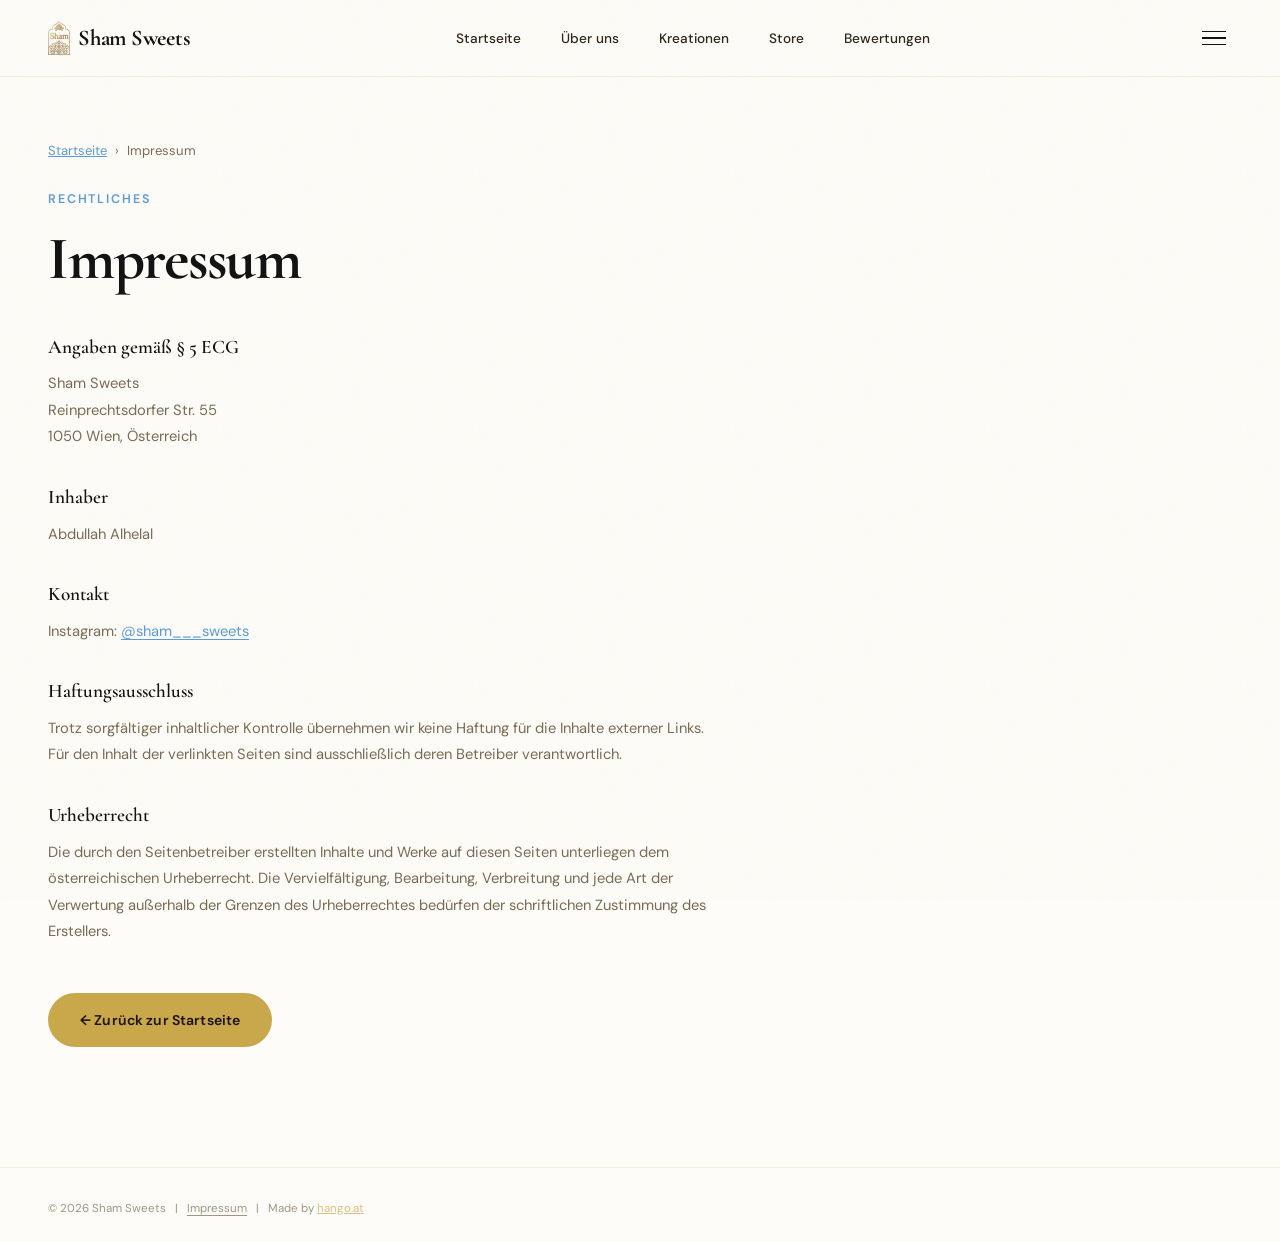
<file: impressum.html>
<!DOCTYPE html>
<html lang="de-AT">

<head>
  <meta charset="UTF-8">
  <meta name="viewport" content="width=device-width, initial-scale=1.0">
  <title>Impressum – Sham Sweets Wien | Arabische Patisserie</title>
  <meta name="description"
    content="Impressum von Sham Sweets – Arabische Patisserie in Wien. Inhaber Abdullah Alhelal. Reinprechtsdorfer Str. 55, 1050 Wien.">
  <meta name="robots" content="index, follow">
  <link rel="canonical" href="https://shamsweets.at/impressum.html">

  <!-- Open Graph -->
  <meta property="og:title" content="Impressum – Sham Sweets Wien">
  <meta property="og:description" content="Impressum von Sham Sweets – Arabische Patisserie in Wien.">
  <meta property="og:type" content="website">
  <meta property="og:url" content="https://shamsweets.at/impressum.html">
  <meta property="og:locale" content="de_AT">

  <link rel="icon" type="image/png" href="/assets/images/favicon-32.png" sizes="32x32">
  <link rel="apple-touch-icon" href="/assets/images/favicon-180.png">
  <link rel="preconnect" href="https://fonts.googleapis.com">
  <link rel="preconnect" href="https://fonts.gstatic.com" crossorigin>
  <link
    href="https://fonts.googleapis.com/css2?family=Cormorant+Garamond:ital,wght@0,400;0,600;0,700;1,400;1,500&family=DM+Sans:ital,wght@0,400;0,500;0,600;1,400&display=swap"
    rel="stylesheet">
  <link rel="stylesheet" href="styles.css">

  <!-- BreadcrumbList -->
  <script type="application/ld+json">
  {
    "@context": "https://schema.org",
    "@type": "BreadcrumbList",
    "itemListElement": [
      {
        "@type": "ListItem",
        "position": 1,
        "name": "Startseite",
        "item": "https://shamsweets.at/"
      },
      {
        "@type": "ListItem",
        "position": 2,
        "name": "Impressum",
        "item": "https://shamsweets.at/impressum.html"
      }
    ]
  }
  </script>
</head>

<body>

  <!-- Grain texture overlay -->
  <div class="grain-overlay" aria-hidden="true"></div>

  <!-- NAV -->
  <header>
    <nav class="navbar scrolled" id="navbar" aria-label="Hauptnavigation">
      <div class="container nav-inner">
        <a href="index.html" class="logo" aria-label="Sham Sweets – Startseite"><img src="/assets/images/logo.png"
            alt="Sham Sweets Logo" class="logo-img" width="22" height="34">Sham Sweets</a>
        <ul class="nav-links">
          <li><a href="index.html">Startseite</a></li>
          <li><a href="index.html#sham-story">Über uns</a></li>
          <li><a href="index.html#bestsellers">Kreationen</a></li>
          <li><a href="index.html#gallery">Store</a></li>
          <li><a href="index.html#reviews">Bewertungen</a></li>
        </ul>
        <button class="hamburger" id="hamburger" aria-label="Menü öffnen" aria-expanded="false"
          aria-controls="mobile-drawer">
          <span class="bar"></span><span class="bar"></span><span class="bar"></span>
        </button>
      </div>
    </nav>
  </header>

  <!-- Mobile drawer -->
  <div class="mobile-drawer" id="mobile-drawer" role="dialog" aria-label="Mobile Navigation">
    <div class="mobile-drawer-content">
      <a href="index.html">Startseite</a>
      <a href="index.html#sham-story">Über uns</a>
      <a href="index.html#bestsellers">Kreationen</a>
      <a href="index.html#gallery">Store</a>
      <a href="index.html#reviews">Bewertungen</a>
    </div>
  </div>

  <main id="main-content">
    <section class="section impressum-page">
      <div class="container">

        <!-- Breadcrumb navigation -->
        <nav aria-label="Breadcrumb" style="margin-bottom: 24px;">
          <ol style="display:flex; gap:8px; font-size:0.82rem; color:var(--text-muted); list-style:none;">
            <li><a href="index.html" style="color:var(--blue); text-decoration:underline;">Startseite</a></li>
            <li aria-hidden="true">›</li>
            <li aria-current="page">Impressum</li>
          </ol>
        </nav>

        <div class="impressum-content">
          <span class="section-label">Rechtliches</span>
          <h1 class="section-title" style="margin-bottom: 40px;">Impressum</h1>

          <div class="impressum-block">
            <h2>Angaben gemäß § 5 ECG</h2>
            <p>
              Sham Sweets<br>
              Reinprechtsdorfer Str. 55<br>
              1050 Wien, Österreich
            </p>
          </div>

          <div class="impressum-block">
            <h2>Inhaber</h2>
            <p>Abdullah Alhelal</p>
          </div>

          <div class="impressum-block">
            <h2>Kontakt</h2>
            <p>
              Instagram: <a href="https://www.instagram.com/sham___sweets/" target="_blank"
                rel="noopener">@sham___sweets</a>
            </p>
          </div>

          <div class="impressum-block">
            <h2>Haftungsausschluss</h2>
            <p>
              Trotz sorgfältiger inhaltlicher Kontrolle übernehmen wir keine Haftung
              für die Inhalte externer Links. Für den Inhalt der verlinkten Seiten
              sind ausschließlich deren Betreiber verantwortlich.
            </p>
          </div>

          <div class="impressum-block">
            <h2>Urheberrecht</h2>
            <p>
              Die durch den Seitenbetreiber erstellten Inhalte und Werke auf diesen
              Seiten unterliegen dem österreichischen Urheberrecht. Die Vervielfältigung,
              Bearbeitung, Verbreitung und jede Art der Verwertung außerhalb der Grenzen
              des Urheberrechtes bedürfen der schriftlichen Zustimmung des Erstellers.
            </p>
          </div>

          <div style="margin-top: 48px;">
            <a href="index.html" class="btn-dark"><span>← Zurück zur Startseite</span></a>
          </div>
        </div>

      </div>
    </section>
  </main>

  <!-- FOOTER -->
  <footer class="footer">
    <div class="container">
      <div class="footer-bottom" style="border-top: none; padding-top: 0;">
        <p>&copy; 2026 Sham Sweets &nbsp;&nbsp;|&nbsp;&nbsp; <a href="impressum.html"
            class="footer-legal-link">Impressum</a> &nbsp;&nbsp;|&nbsp;&nbsp; Made by <a href="https://hango.at"
            target="_blank" rel="noopener" style="text-decoration: underline; color: var(--gold);">hango.at</a></p>
      </div>
    </div>
  </footer>

  <script>
    (function () {
      var btn = document.getElementById('hamburger');
      var drawer = document.getElementById('mobile-drawer');
      if (!btn || !drawer) return;
      function toggle() {
        var isOpen = drawer.classList.toggle('open');
        btn.classList.toggle('open');
        btn.setAttribute('aria-expanded', String(isOpen));
        document.body.style.overflow = isOpen ? 'hidden' : '';
      }
      btn.addEventListener('click', function (e) { e.stopPropagation(); toggle(); });
      drawer.querySelectorAll('a').forEach(function (a) { a.addEventListener('click', function () { if (drawer.classList.contains('open')) toggle(); }); });
    })();
  </script>
</body>

</html>
</file>
<file: styles.css>
/* ================================================================
   SHAM SWEETS — Premium Levantine Patisserie
   Redesigned with Lily Blue + Gold palette
   ================================================================ */

*,
*::before,
*::after {
  box-sizing: border-box;
  margin: 0;
  padding: 0;
}

:root {
  --bg: #fdfcf8;
  --white: #ffffff;
  --black: #111111;
  --dark: #1a1209;
  --text: #2d2416;
  --text-muted: #7a6a52;
  --gold: #C9A84C;
  --gold-light: #f7edcc;
  --gold-dark: #a8872e;
  --blue: #5B9BD5;
  --blue-light: #E8F0F8;
  --blue-lighter: #F2F7FC;
  --blue-dark: #3A7BBF;
  --blue-muted: rgba(91, 155, 213, 0.15);
  --border: rgba(201, 168, 76, 0.18);
  --border-blue: rgba(91, 155, 213, 0.2);
  --shadow-sm: 0 2px 12px rgba(0, 0, 0, 0.05);
  --shadow-md: 0 8px 32px rgba(0, 0, 0, 0.07);
  --shadow-lg: 0 20px 60px rgba(0, 0, 0, 0.1);
  --font-display: 'Cormorant Garamond', 'Georgia', serif;
  --font-body: 'DM Sans', 'Helvetica Neue', sans-serif;
  --font-arabic: 'Noto Naskh Arabic', serif;
  --ease: cubic-bezier(0.25, 0.46, 0.45, 0.94);
  --ease-out: cubic-bezier(0.16, 1, 0.3, 1);
  --ease-spring: cubic-bezier(0.34, 1.56, 0.64, 1);
}

html {
  scroll-behavior: smooth;
}

body {
  font-family: var(--font-body);
  font-weight: 400;
  color: var(--text);
  background: var(--bg);
  line-height: 1.6;
  overflow-x: hidden;
  -webkit-font-smoothing: antialiased;
  /* Sticky scroll — proximity so scrolling still feels natural */
  scroll-snap-type: y proximity;
}

/* Each major section snaps into place */
.hero,
.section,
.marquee,
footer {
  scroll-snap-align: start;
  scroll-margin-top: 0px;
}

/* Sections below hero need navbar offset so title doesn't hide under nav */
.section,
footer {
  scroll-margin-top: 76px;
}


img {
  display: block;
  max-width: 100%;
  height: auto;
}

a {
  text-decoration: none;
  color: inherit;
}

ul {
  list-style: none;
}

button {
  cursor: pointer;
  border: none;
  background: none;
  font: inherit;
}

.container {
  width: 100%;
  max-width: 1280px;
  margin: 0 auto;
  padding: 0 24px;
}

@media (min-width: 768px) {
  .container {
    padding: 0 48px;
  }
}

/* SCROLL PROGRESS */
.scroll-progress {
  position: fixed;
  top: 0;
  left: 0;
  height: 3px;
  width: 0%;
  background: linear-gradient(90deg, var(--blue), var(--gold));
  z-index: 200;
  transition: width 0.1s linear;
}

/* PRELOADER */
.preloader {
  position: fixed;
  inset: 0;
  background: var(--bg);
  z-index: 999;
  display: flex;
  align-items: center;
  justify-content: center;
  transition: opacity 0.6s var(--ease), visibility 0.6s;
}

.preloader.done {
  opacity: 0;
  visibility: hidden;
  pointer-events: none;
}

.preloader-inner {
  text-align: center;
  display: flex;
  flex-direction: column;
  align-items: center;
}

.preloader-text {
  font-family: var(--font-display);
  font-size: 1.2rem;
  font-weight: 600;
  color: var(--text-muted);
  letter-spacing: 0.08em;
  display: block;
  margin-bottom: 16px;
  animation: preloaderFadeIn 0.8s var(--ease) 0.4s both;
}

.preloader-line {
  width: 60px;
  height: 2px;
  background: var(--gold);
  margin: 0 auto;
  animation: preloaderLine 1.2s var(--ease) infinite;
}

@keyframes preloaderFadeIn {
  from {
    opacity: 0;
    transform: translateY(10px);
  }

  to {
    opacity: 1;
    transform: translateY(0);
  }
}

@keyframes preloaderLine {

  0%,
  100% {
    transform: scaleX(0.3);
    opacity: 0.3;
  }

  50% {
    transform: scaleX(1);
    opacity: 1;
  }
}

/* NAVBAR */
.navbar {
  position: fixed;
  top: 0;
  left: 0;
  right: 0;
  z-index: 100;
  background: transparent;
  transition: all 0.5s var(--ease);
}

.navbar.scrolled {
  background: rgba(253, 252, 248, 0.92);
  backdrop-filter: blur(20px);
  -webkit-backdrop-filter: blur(20px);
  box-shadow: 0 1px 0 var(--border);
}

.navbar.scrolled .logo {
  color: var(--black);
}

.navbar.scrolled .nav-links a {
  color: var(--text);
}

.navbar.scrolled .nav-links a:hover {
  color: var(--blue);
}

.navbar.scrolled .hamburger .bar {
  background: var(--black);
}

.nav-inner {
  display: flex;
  align-items: center;
  justify-content: space-between;
  height: 76px;
}

.logo {
  font-family: var(--font-display);
  font-size: 1.4rem;
  font-weight: 700;
  color: #ffffff;
  letter-spacing: -0.01em;
  transition: color 0.4s var(--ease);
  display: flex;
  align-items: center;
  gap: 8px;
}

.logo-img {
  object-fit: contain;
  flex-shrink: 0;
  filter: brightness(3) saturate(0);
  transition: transform 0.3s var(--ease), filter 0.5s var(--ease);
}

.navbar.scrolled .logo-img {
  filter: brightness(1) saturate(1);
}

.logo:hover .logo-img {
  transform: scale(1.06);
}

/* Preloader logo — centered above text */
.preloader-logo {
  display: block;
  margin: 0 auto 20px;
  object-fit: contain;
  animation: preloaderLogoIn 1s var(--ease) both;
}

@keyframes preloaderLogoIn {
  from {
    opacity: 0;
    transform: scale(0.8) translateY(10px);
  }

  to {
    opacity: 1;
    transform: scale(1) translateY(0);
  }
}

.nav-links {
  display: none;
  gap: 40px;
}

.nav-links a {
  font-size: 0.85rem;
  font-weight: 500;
  color: rgba(255, 255, 255, 0.9);
  transition: color 0.25s;
  position: relative;
}

.nav-links a::after {
  content: '';
  position: absolute;
  bottom: -4px;
  left: 0;
  width: 0;
  height: 1.5px;
  background: var(--blue);
  transition: width 0.3s var(--ease);
}

.nav-links a:hover::after,
.nav-links a.active::after {
  width: 100%;
}

.nav-links a:hover {
  color: #ffffff;
}

@media (min-width: 768px) {
  .nav-links {
    display: flex;
  }

  .hamburger {
    display: none;
  }
}

.hamburger {
  display: flex;
  flex-direction: column;
  gap: 5px;
  padding: 6px;
  z-index: 110;
}

.hamburger .bar {
  display: block;
  width: 24px;
  height: 1.5px;
  background: #ffffff;
  transition: all 0.35s var(--ease);
  transform-origin: center;
}

.hamburger.open .bar:nth-child(1) {
  transform: rotate(45deg) translate(4px, 5px);
}

.hamburger.open .bar:nth-child(2) {
  opacity: 0;
}

.hamburger.open .bar:nth-child(3) {
  transform: rotate(-45deg) translate(4px, -5px);
}

/* MOBILE DRAWER */
.mobile-drawer {
  position: fixed;
  inset: 0;
  background: linear-gradient(135deg,
      rgba(20, 14, 4, 0.96) 0%,
      rgba(26, 18, 9, 0.97) 100%);
  backdrop-filter: blur(24px);
  -webkit-backdrop-filter: blur(24px);
  z-index: 105;
  display: flex;
  align-items: center;
  justify-content: center;
  opacity: 0;
  pointer-events: none;
  transition: opacity 0.4s var(--ease);
  /* Subtle inner top border */
  border-top: 1px solid rgba(201, 168, 76, 0.2);
}

.mobile-drawer.open {
  opacity: 1;
  pointer-events: auto;
}

.mobile-drawer-content {
  text-align: center;
  display: flex;
  flex-direction: column;
  gap: 28px;
}

.mobile-drawer-content a {
  font-family: var(--font-display);
  font-size: 2.2rem;
  font-weight: 600;
  color: rgba(255, 255, 255, 0.88);
  transition: color 0.25s, transform 0.25s var(--ease-spring);
  display: inline-block;
}

.mobile-drawer-content a:hover {
  color: var(--gold);
  transform: translateX(6px);
}

.mobile-drawer-footer {
  margin-top: 24px;
}

.mobile-drawer-footer .arabic-accent {
  font-family: var(--font-arabic);
  font-size: 3rem;
  color: var(--gold);
  opacity: 0.18;
}

/* HERO */
.hero {
  min-height: 100svh;
  min-height: 100vh;
  display: flex;
  align-items: center;
  padding: 100px 0 60px;
  position: relative;
  overflow: hidden;
}

.hero-bg-img {
  position: absolute;
  inset: 0;
  background-image: url('/assets/images/BaklavaHero.jpeg');
  background-size: cover;
  background-position: center 30%;
  z-index: 0;
}

.hero-overlay {
  position: absolute;
  inset: 0;
  background: linear-gradient(135deg, rgba(10, 6, 0, 0.62) 0%, rgba(10, 6, 0, 0.35) 50%, rgba(10, 6, 0, 0.12) 100%);
  z-index: 1;
}

.hero-particles {
  position: absolute;
  inset: 0;
  z-index: 1;
  pointer-events: none;
}

.particle {
  position: absolute;
  width: 4px;
  height: 4px;
  background: var(--gold);
  border-radius: 50%;
  opacity: 0;
  animation: floatParticle 6s var(--ease) infinite;
}

.particle-1 {
  top: 20%;
  left: 60%;
  animation-delay: 0s;
}

.particle-2 {
  top: 40%;
  left: 75%;
  animation-delay: 1.2s;
}

.particle-3 {
  top: 60%;
  left: 50%;
  animation-delay: 2.4s;
}

.particle-4 {
  top: 30%;
  left: 85%;
  animation-delay: 3.6s;
}

.particle-5 {
  top: 70%;
  left: 65%;
  animation-delay: 4.8s;
}

@keyframes floatParticle {
  0% {
    opacity: 0;
    transform: translateY(0) scale(0);
  }

  20% {
    opacity: 0.8;
    transform: translateY(-20px) scale(1);
  }

  80% {
    opacity: 0.3;
    transform: translateY(-80px) scale(0.6);
  }

  100% {
    opacity: 0;
    transform: translateY(-120px) scale(0);
  }
}

.hero-inner {
  display: flex;
  flex-direction: column;
  gap: 40px;
  width: 100%;
  position: relative;
  z-index: 2;
}

.hero-text {
  max-width: 640px;
}

.hero-reveal-line {
  font-family: var(--font-display);
  font-size: clamp(3rem, 9vw, 6rem);
  font-weight: 700;
  color: #ffffff;
  line-height: 1.05;
  letter-spacing: -0.02em;
  text-shadow: 0 2px 12px rgba(0, 0, 0, 0.35);
  overflow: hidden;
}

.hero-word {
  display: inline-block;
  opacity: 0;
  transform: translateY(100%);
  animation: heroWordReveal 0.8s var(--ease-out) forwards;
}

@keyframes heroWordReveal {
  to {
    opacity: 1;
    transform: translateY(0);
  }
}

.hero-reveal-line em {
  font-style: italic;
  font-weight: 400;
}

.hero-sub {
  font-size: 1rem;
  color: rgba(255, 255, 255, 0.8);
  line-height: 1.75;
  max-width: 380px;
  margin-top: 24px;
  margin-bottom: 36px;
  opacity: 0;
  animation: fadeInUp 0.8s var(--ease-out) 0.9s forwards;
}

@keyframes fadeInUp {
  from {
    opacity: 0;
    transform: translateY(20px);
  }

  to {
    opacity: 1;
    transform: translateY(0);
  }
}

.hero-bottom {
  display: flex;
  flex-direction: column;
  align-items: flex-start;
  gap: 20px;
  opacity: 0;
  animation: fadeInUp 0.8s var(--ease-out) 1.1s forwards;
}

.hero-badge {
  display: inline-flex;
  align-items: center;
  gap: 8px;
  background: rgba(255, 255, 255, 0.95);
  backdrop-filter: blur(10px);
  border: 1px solid rgba(255, 255, 255, 0.3);
  border-radius: 40px;
  padding: 10px 20px;
  font-size: 0.82rem;
  color: var(--text);
  box-shadow: var(--shadow-sm);
}

.badge-stars {
  color: var(--gold);
  font-size: 0.9rem;
  letter-spacing: 1px;
}

.badge-text {
  font-weight: 500;
  color: var(--text-muted);
}

.scroll-indicator {
  position: absolute;
  bottom: 32px;
  left: 50%;
  transform: translateX(-50%);
  z-index: 2;
}

.scroll-line {
  width: 1px;
  height: 48px;
  background: rgba(255, 255, 255, 0.3);
  position: relative;
  overflow: hidden;
}

.scroll-line::after {
  content: '';
  position: absolute;
  top: -100%;
  left: 0;
  width: 100%;
  height: 50%;
  background: var(--gold);
  animation: scrollLine 2s var(--ease) infinite;
}

@keyframes scrollLine {
  0% {
    top: -50%;
  }

  100% {
    top: 150%;
  }
}

.circle-cta {
  width: 100px;
  height: 100px;
  position: relative;
  display: inline-block;
}

.circle-cta svg {
  width: 100%;
  height: 100%;
  animation: spin 12s linear infinite;
  will-change: transform;
}

@keyframes spin {
  100% {
    transform: rotate(360deg);
  }
}

.circle-cta-arrow {
  position: absolute;
  inset: 0;
  display: flex;
  align-items: center;
  justify-content: center;
}

.circle-cta-arrow span {
  display: flex;
  align-items: center;
  justify-content: center;
  width: 44px;
  height: 44px;
  background: var(--gold);
  border-radius: 50%;
  color: var(--white);
  font-size: 1.1rem;
  transition: transform 0.35s var(--ease-spring), background 0.3s;
}

.circle-cta:hover .circle-cta-arrow span {
  transform: scale(1.15);
  background: var(--blue);
}

@media (min-width: 768px) {
  .hero-inner {
    flex-direction: row;
    align-items: center;
    justify-content: flex-start;
  }
}

/* SECTION LABELS & TITLES */
.section-label {
  display: inline-block;
  font-size: 0.78rem;
  font-weight: 600;
  text-transform: uppercase;
  letter-spacing: 0.15em;
  color: var(--blue);
  margin-bottom: 16px;
}

.section-label--light {
  color: rgba(91, 155, 213, 0.8);
}

/* BUTTONS */
.btn-dark {
  display: inline-flex;
  align-items: center;
  gap: 12px;
  font-size: 0.88rem;
  font-weight: 600;
  padding: 16px 32px;
  background: var(--gold);
  color: #1a1209;
  border-radius: 40px;
  letter-spacing: 0.01em;
  transition: all 0.35s var(--ease);
  position: relative;
  overflow: hidden;
}

.btn-dark::before {
  content: '';
  position: absolute;
  inset: 0;
  background: var(--blue);
  border-radius: inherit;
  transform: scaleX(0);
  transform-origin: right;
  transition: transform 0.4s var(--ease);
}

.btn-dark:hover::before {
  transform: scaleX(1);
  transform-origin: left;
}

.btn-dark:hover {
  color: var(--white);
  transform: translateY(-2px);
  box-shadow: 0 8px 24px rgba(91, 155, 213, 0.25);
}

.btn-dark span,
.btn-dark .arrow {
  position: relative;
  z-index: 1;
}

.btn-dark .arrow {
  transition: transform 0.3s var(--ease);
}

.btn-dark:hover .arrow {
  transform: translateX(4px);
}

.btn-outline {
  display: inline-flex;
  align-items: center;
  gap: 12px;
  font-size: 0.88rem;
  font-weight: 500;
  padding: 16px 32px;
  border: 1px solid var(--gold);
  color: var(--gold);
  border-radius: 40px;
  transition: all 0.35s var(--ease);
}

.btn-outline:hover {
  background: var(--gold);
  color: #1a1209;
  transform: translateY(-2px);
}

/* SECTION SPACING */
.section {
  padding: 80px 0;
}

@media (min-width: 768px) {
  .section {
    padding: 120px 0;
  }
}

.section-title {
  font-family: var(--font-display);
  font-size: clamp(2.2rem, 5vw, 3.8rem);
  font-weight: 700;
  color: var(--black);
  line-height: 1.08;
  letter-spacing: -0.02em;
}

.section-title em {
  font-style: italic;
  font-weight: 400;
  color: var(--blue-dark);
}

/* SHAM STORY */
.sham-story {
  background: var(--blue-lighter);
  position: relative;
  overflow: hidden;
}

.sham-arabic-bg {
  position: absolute;
  font-family: var(--font-arabic);
  font-size: clamp(12rem, 30vw, 28rem);
  font-weight: 700;
  color: var(--blue);
  opacity: 0.04;
  top: 50%;
  left: 50%;
  transform: translate(-50%, -50%);
  pointer-events: none;
  line-height: 1;
  white-space: nowrap;
}

.sham-story-inner {
  display: flex;
  flex-direction: column;
  gap: 48px;
  position: relative;
  z-index: 1;
}

.sham-story-left .section-title {
  margin-bottom: 24px;
}

.sham-meaning {
  display: flex;
  gap: 24px;
  align-items: center;
  padding: 24px;
  background: var(--white);
  border-radius: 16px;
  border: 1px solid var(--border-blue);
  box-shadow: var(--shadow-sm);
}

.sham-meaning-item {
  display: flex;
  flex-direction: column;
  gap: 4px;
  text-align: center;
  flex: 1;
}

.sham-arabic-word {
  font-family: var(--font-arabic);
  font-size: 1.8rem;
  font-weight: 700;
  color: var(--blue);
  line-height: 1.4;
}

.sham-translation {
  font-size: 0.78rem;
  color: var(--text-muted);
  font-weight: 500;
}

.sham-meaning-divider {
  width: 1px;
  height: 48px;
  background: var(--border-blue);
  flex-shrink: 0;
}

.sham-story-right p {
  font-size: 1rem;
  color: var(--text-muted);
  line-height: 1.9;
  margin-bottom: 20px;
  max-width: 560px;
}

.sham-story-right p strong {
  color: var(--text);
  font-weight: 600;
}

/* Signature closing line — hero statement */
.sham-signature {
  margin-top: 32px;
  padding-top: 28px;
  position: relative;
  max-width: 560px;
}

.sham-signature-line {
  display: block;
  width: 40px;
  height: 2px;
  background: linear-gradient(90deg, var(--blue), var(--gold));
  margin-bottom: 20px;
  border-radius: 2px;
}

.sham-signature em {
  font-family: var(--font-display);
  font-size: clamp(1.5rem, 3vw, 2.2rem);
  font-style: italic;
  font-weight: 400;
  color: var(--blue-dark);
  line-height: 1.35;
  display: block;
}

.sham-arches {
  display: flex;
  justify-content: center;
  gap: 16px;
  margin-top: 64px;
  opacity: 0.12;
}

.arch {
  width: 80px;
  height: 120px;
  border: 2px solid var(--blue);
  border-radius: 40px 40px 0 0;
  border-bottom: none;
}

.arch:nth-child(2) {
  height: 150px;
  width: 100px;
  border-radius: 50px 50px 0 0;
}

@media (min-width: 768px) {
  .sham-story-inner {
    flex-direction: row;
    align-items: flex-start;
    gap: 80px;
  }

  .sham-story-left {
    flex: 0 0 35%;
    position: sticky;
    top: 120px;
  }

  .sham-story-right {
    flex: 1;
  }

  .arch {
    width: 100px;
    height: 160px;
  }

  .arch:nth-child(2) {
    width: 130px;
    height: 200px;
  }
}

/* REVIEWS — enhanced with animations */
.reviews {
  background: var(--bg);
}

.reviews-header {
  display: flex;
  flex-direction: column;
  gap: 16px;
  margin-bottom: 48px;
}

.reviews-header .section-title {
  margin-bottom: 0;
}

/* Animated rating badge with shimmer */
.google-rating-badge {
  display: inline-flex;
  align-items: center;
  gap: 8px;
  background: var(--white);
  border: 1px solid var(--border);
  border-radius: 40px;
  padding: 8px 20px;
  width: fit-content;
  box-shadow: var(--shadow-sm);
  position: relative;
  overflow: hidden;
}

.google-rating-badge::after {
  content: '';
  position: absolute;
  top: 0;
  left: -100%;
  width: 50%;
  height: 100%;
  background: linear-gradient(90deg, transparent, rgba(201, 168, 76, 0.12), transparent);
  animation: badgeShimmer 3s var(--ease) infinite;
}

@keyframes badgeShimmer {
  0% {
    left: -100%;
  }

  100% {
    left: 200%;
  }
}

.google-rating-badge .rating-number {
  font-size: 1.1rem;
  font-weight: 700;
  color: var(--black);
}

.google-rating-badge .rating-stars {
  color: #fbbc04;
  font-size: 0.9rem;
}

.google-rating-badge .rating-count {
  font-size: 0.8rem;
  color: var(--text-muted);
}

/* Carousel — auto-scrolling */
.reviews-carousel {
  display: flex;
  gap: 14px;
  overflow-x: auto;
  scroll-snap-type: x mandatory;
  -webkit-overflow-scrolling: touch;
  padding-bottom: 12px;
  scrollbar-width: none;
  -ms-overflow-style: none;
  cursor: grab;
  scroll-behavior: smooth;
}

.reviews-carousel:active {
  cursor: grabbing;
}

.reviews-carousel::-webkit-scrollbar {
  display: none;
}

.reviews-carousel .review-card {
  flex: 0 0 260px;
  scroll-snap-align: start;
}

@media (min-width: 768px) {
  .reviews-carousel .review-card {
    flex: 0 0 280px;
  }
}

/* Cards — compact Google-style */
.review-card {
  background: var(--white);
  border: 1px solid var(--border);
  border-radius: 12px;
  padding: 20px;
  position: relative;
  overflow: hidden;
  opacity: 0;
  transform: translateY(20px) scale(0.97);
  animation: reviewCardIn 0.6s var(--ease-out) forwards;
}

.review-card:nth-child(1) {
  animation-delay: 0.1s;
}

.review-card:nth-child(2) {
  animation-delay: 0.18s;
}

.review-card:nth-child(3) {
  animation-delay: 0.26s;
}

.review-card:nth-child(4) {
  animation-delay: 0.34s;
}

.review-card:nth-child(5) {
  animation-delay: 0.42s;
}

.review-card:nth-child(6) {
  animation-delay: 0.5s;
}

.review-card:nth-child(n+7) {
  animation-delay: 0.55s;
}

@keyframes reviewCardIn {
  to {
    opacity: 1;
    transform: translateY(0) scale(1);
  }
}

/* Top gradient line — animated on hover */
.review-card::before {
  content: '';
  position: absolute;
  top: 0;
  left: 0;
  width: 100%;
  height: 3px;
  background: linear-gradient(90deg, var(--blue), var(--gold), var(--blue));
  background-size: 200% 100%;
  opacity: 0;
  transition: opacity 0.3s;
}

.review-card:hover::before {
  opacity: 1;
  animation: reviewGradientShift 2s linear infinite;
}

@keyframes reviewGradientShift {
  0% {
    background-position: 0% 50%;
  }

  100% {
    background-position: 200% 50%;
  }
}

/* Hover lift */
.review-card {
  transition: box-shadow 0.4s var(--ease), transform 0.4s var(--ease);
}

.review-card:hover {
  box-shadow: 0 8px 28px rgba(0, 0, 0, 0.08);
  transform: translateY(-4px);
}

/* Animated quote mark */
.review-quote-mark {
  font-family: var(--font-display);
  font-size: 3rem;
  color: var(--blue);
  opacity: 0.1;
  line-height: 0.6;
  margin-bottom: -2px;
  transition: opacity 0.3s, transform 0.3s var(--ease-spring);
}

.review-card:hover .review-quote-mark {
  opacity: 0.2;
  transform: scale(1.1) rotate(-5deg);
}

.review-card-header {
  display: flex;
  align-items: center;
  gap: 10px;
  margin-bottom: 8px;
}

.reviewer-avatar {
  width: 32px;
  height: 32px;
  border-radius: 50%;
  display: flex;
  align-items: center;
  justify-content: center;
  font-weight: 700;
  font-size: 0.8rem;
  color: #fff;
  flex-shrink: 0;
}

.reviewer-info {
  flex: 1;
}

.reviewer-info strong {
  display: block;
  font-size: 0.82rem;
  font-weight: 600;
  color: var(--black);
}

.reviewer-meta {
  font-size: 0.7rem;
  color: var(--text-muted);
}

.review-google-icon {
  flex-shrink: 0;
  opacity: 0.5;
}

.review-stars {
  color: var(--gold);
  font-size: 0.82rem;
  letter-spacing: 1px;
  margin-bottom: 6px;
}

.review-text {
  font-size: 0.82rem;
  color: var(--text);
  line-height: 1.6;
  margin-bottom: 6px;
  /* Clamp to 2 lines */
  display: -webkit-box;
  -webkit-line-clamp: 2;
  line-clamp: 2;
  -webkit-box-orient: vertical;
  overflow: hidden;
  transition: max-height 0.35s var(--ease);
}

/* When expanded — remove clamp */
.review-text.expanded {
  display: block;
  overflow: visible;
  -webkit-line-clamp: unset;
  line-clamp: unset;
}

/* "Mehr lesen" / "Weniger" toggle button */
.review-expand-btn {
  font-size: 0.72rem;
  font-weight: 600;
  color: var(--blue);
  background: none;
  border: none;
  padding: 0;
  cursor: pointer;
  margin-bottom: 8px;
  transition: color 0.2s;
}

.review-expand-btn:hover {
  color: var(--blue-dark);
}

.review-time {
  display: none;
}

.reviews-cta {
  text-align: center;
  margin-top: 40px;
}


/* BESTSELLERS */
.bestsellers {
  background: var(--white);
  border-top: 3px solid var(--blue);
}

.bestsellers .section-title {
  text-align: center;
  margin-bottom: 48px;
}

.products-grid {
  display: grid;
  grid-template-columns: repeat(2, 1fr);
  gap: 16px;
}

.product-card {
  border: 1px solid var(--border);
  border-radius: 16px;
  overflow: hidden;
  background: var(--white);
  transition: box-shadow 0.4s var(--ease), transform 0.4s var(--ease);
}

.product-card:hover {
  box-shadow: var(--shadow-lg);
  transform: translateY(-6px);
}

.product-card-img {
  overflow: hidden;
  aspect-ratio: 4 / 3;
  background: var(--blue-lighter);
}

.product-card-img img {
  width: 100%;
  height: 100%;
  object-fit: cover;
  transition: transform 0.6s var(--ease);
}

.product-card:hover .product-card-img img {
  transform: scale(1.08);
}

.product-card-body {
  padding: 16px 20px 20px;
}

.product-card h3 {
  font-family: var(--font-display);
  font-size: 1.1rem;
  font-weight: 600;
  color: var(--black);
  margin-bottom: 4px;
}

.product-card .collection {
  font-size: 0.78rem;
  color: var(--blue);
  font-weight: 500;
  text-transform: uppercase;
  letter-spacing: 0.08em;
}

.bestsellers-cta {
  text-align: center;
  margin-top: 48px;
}

@media (min-width: 768px) {
  .products-grid {
    grid-template-columns: repeat(4, 1fr);
    gap: 24px;
  }
}

/* GALLERY */
.gallery {
  background: var(--white);
}

.gallery-header {
  text-align: center;
  margin-bottom: 48px;
}

.gallery-header .section-label {
  margin-bottom: 12px;
}

.gallery-header .section-title {
  margin-bottom: 16px;
}

.gallery-sub {
  color: var(--text-muted);
  font-size: 0.95rem;
  max-width: 480px;
  margin: 0 auto;
}

.gallery-grid {
  display: grid;
  grid-template-columns: 1fr 1fr;
  gap: 12px;
}

.gallery-item--large {
  grid-column: span 2;
}

.gallery-item {
  position: relative;
  overflow: hidden;
  border-radius: 12px;
  aspect-ratio: 4 / 3;
  cursor: pointer;
}

.gallery-item--large {
  aspect-ratio: 16 / 7;
}

.gallery-item img {
  width: 100%;
  height: 100%;
  object-fit: cover;
  transition: transform 0.7s var(--ease);
}

.gallery-item:hover img {
  transform: scale(1.06);
}

.gallery-overlay {
  position: absolute;
  inset: 0;
  background: linear-gradient(to top, rgba(0, 0, 0, 0.55) 0%, transparent 55%);
  display: flex;
  align-items: flex-end;
  padding: 24px;
  opacity: 0;
  transition: opacity 0.35s var(--ease);
}

.gallery-item:hover .gallery-overlay {
  opacity: 1;
}

.gallery-overlay span {
  color: #fff;
  font-size: 0.85rem;
  font-weight: 600;
  letter-spacing: 0.08em;
  text-transform: uppercase;
}

@media (min-width: 768px) {
  .gallery-grid {
    grid-template-columns: 2fr 1fr 1fr;
  }

  .gallery-item--large {
    grid-column: span 1;
    aspect-ratio: 3 / 4;
  }

  .gallery-item {
    aspect-ratio: 1;
  }
}

/* LIGHTBOX */
.lightbox {
  position: fixed;
  inset: 0;
  z-index: 300;
  background: rgba(0, 0, 0, 0.92);
  backdrop-filter: blur(16px);
  -webkit-backdrop-filter: blur(16px);
  display: flex;
  align-items: center;
  justify-content: center;
  opacity: 0;
  visibility: hidden;
  transition: opacity 0.4s var(--ease), visibility 0.4s;
  cursor: zoom-out;
}

.lightbox.open {
  opacity: 1;
  visibility: visible;
}

.lightbox-close {
  position: absolute;
  top: 20px;
  right: 24px;
  width: 48px;
  height: 48px;
  font-size: 2rem;
  color: rgba(255, 255, 255, 0.7);
  display: flex;
  align-items: center;
  justify-content: center;
  border-radius: 50%;
  transition: color 0.25s, background 0.25s;
  z-index: 2;
  cursor: pointer;
}

.lightbox-close:hover {
  color: #fff;
  background: rgba(255, 255, 255, 0.1);
}

.lightbox-content {
  max-width: 90vw;
  max-height: 85vh;
  display: flex;
  flex-direction: column;
  align-items: center;
  gap: 16px;
  transform: scale(0.92) translateY(16px);
  transition: transform 0.45s var(--ease-out);
  cursor: default;
}

.lightbox.open .lightbox-content {
  transform: scale(1) translateY(0);
}

.lightbox-content img {
  max-width: 100%;
  max-height: 78vh;
  border-radius: 12px;
  object-fit: contain;
  box-shadow: 0 20px 80px rgba(0, 0, 0, 0.5);
}

.lightbox-caption {
  font-family: var(--font-body);
  font-size: 0.88rem;
  color: rgba(255, 255, 255, 0.6);
  text-align: center;
  letter-spacing: 0.04em;
}

/* DARK FEATURE */
.feature-dark {
  background: var(--dark);
  color: var(--white);
  overflow: hidden;
  position: relative;
  content-visibility: auto;
  contain-intrinsic-size: 0 500px;
}

.feature-dark::before {
  content: '';
  position: absolute;
  top: 0;
  left: 0;
  right: 0;
  height: 3px;
  background: linear-gradient(90deg, var(--blue), var(--gold));
}

.feature-dark-inner {
  display: flex;
  flex-direction: column;
  gap: 32px;
}

.feature-dark-image {
  overflow: hidden;
  border-radius: 12px;
  height: 300px;
}

.feature-dark-image img {
  width: 100%;
  height: 100%;
  object-fit: cover;
  transition: transform 0.6s var(--ease);
}

.feature-dark-image:hover img {
  transform: scale(1.04);
}

.feature-dark-text .section-title {
  color: var(--white);
  margin-bottom: 20px;
}

.feature-dark-text .section-title em {
  color: var(--blue);
}

.feature-dark-text p {
  color: rgba(255, 255, 255, 0.6);
  font-size: 1rem;
  line-height: 1.85;
  margin-bottom: 32px;
  max-width: 480px;
}

@media (min-width: 768px) {
  .feature-dark-inner {
    flex-direction: row;
    align-items: center;
    gap: 80px;
  }

  .feature-dark-image {
    flex: 0 0 50%;
    height: 480px;
  }

  .feature-dark-text {
    flex: 1;
  }
}

/* FOOTER — ultra-compact */
.footer {
  background: var(--bg);
  padding: 32px 0 24px;
  border-top: 1px solid var(--border);
}

.footer-main {
  display: flex;
  flex-direction: column;
  gap: 16px;
  align-items: flex-start;
  padding-bottom: 20px;
}

.footer-main address {
  font-style: normal;
  font-size: 0.82rem;
  color: var(--text-muted);
}

.footer-main address a {
  text-decoration: underline;
  text-underline-offset: 3px;
  transition: color 0.25s;
}

.footer-main address a:hover {
  color: var(--blue);
}

.footer-hours {
  font-size: 0.82rem;
  color: var(--text-muted);
}

.open-now {
  color: #1a8a1a;
  font-weight: 500;
}

.footer-social {
  display: flex;
  gap: 16px;
  align-items: center;
}

.footer-social a {
  color: var(--text-muted);
  transition: color 0.25s, transform 0.25s;
  display: flex;
}

.footer-social a:hover {
  color: var(--blue);
  transform: translateY(-2px);
}

.footer-bottom {
  padding-top: 16px;
  border-top: 1px solid var(--border);
}

.footer-bottom p {
  font-size: 0.72rem;
  color: var(--text-muted);
  opacity: 0.7;
}

@media (min-width: 768px) {
  .footer-main {
    flex-direction: row;
    align-items: center;
    justify-content: space-between;
  }
}

/* SCROLL REVEAL — multiple variants */
.reveal {
  opacity: 0;
  transform: translateY(28px);
  transition: opacity 0.8s var(--ease-out), transform 0.8s var(--ease-out);
}

.reveal.visible {
  opacity: 1;
  transform: translateY(0);
}

/* Reveal from left */
.reveal-left {
  opacity: 0;
  transform: translateX(-40px);
  transition: opacity 0.8s var(--ease-out), transform 0.8s var(--ease-out);
}

.reveal-left.visible {
  opacity: 1;
  transform: translateX(0);
}

/* Reveal with scale */
.reveal-scale {
  opacity: 0;
  transform: scale(0.92);
  transition: opacity 0.8s var(--ease-out), transform 0.8s var(--ease-out);
}

.reveal-scale.visible {
  opacity: 1;
  transform: scale(1);
}

/* Animated section divider line */
.section-divider {
  width: 60px;
  height: 2px;
  background: linear-gradient(90deg, var(--blue), var(--gold));
  margin: 0 auto 48px;
  border-radius: 2px;
  transform: scaleX(0);
  transition: transform 0.8s var(--ease-out) 0.2s;
}

.section-divider.visible {
  transform: scaleX(1);
}

/* Gallery items — tilt on hover */
.gallery-item {
  transition: transform 0.5s var(--ease);
}

.gallery-item:hover {
  transform: scale(1.02);
}

.gallery-item:hover img {
  transform: scale(1.08);
}

/* Product cards — animated border glow on hover */
.product-card {
  position: relative;
}

.product-card::after {
  content: '';
  position: absolute;
  inset: -1px;
  border-radius: 17px;
  background: linear-gradient(135deg, var(--blue), var(--gold));
  z-index: -1;
  opacity: 0;
  transition: opacity 0.4s;
}

.product-card:hover::after {
  opacity: 0.3;
}

/* Navbar links — stagger fade in on load */
.nav-links li {
  opacity: 0;
  animation: navLinkIn 0.5s var(--ease-out) forwards;
}

.nav-links li:nth-child(1) {
  animation-delay: 0.8s;
}

.nav-links li:nth-child(2) {
  animation-delay: 0.9s;
}

.nav-links li:nth-child(3) {
  animation-delay: 1.0s;
}

.nav-links li:nth-child(4) {
  animation-delay: 1.1s;
}

.nav-links li:nth-child(5) {
  animation-delay: 1.2s;
}

.nav-links li:nth-child(6) {
  animation-delay: 1.3s;
}

@keyframes navLinkIn {
  to {
    opacity: 1;
  }
}

/* Logo hover animation handled in .logo-img */

/* WhatsApp button entrance */
.findus-float {
  opacity: 0;
  animation: findusIn 0.6s var(--ease-out) 2s forwards;
}

@keyframes findusIn {
  from {
    opacity: 0;
    transform: scale(0.5) translateY(20px);
  }

  to {
    opacity: 1;
    transform: scale(1) translateY(0);
  }
}

/* Instagram grid — stagger */
.instagram-item:nth-child(1) {
  transition-delay: 0s;
}

.instagram-item:nth-child(2) {
  transition-delay: 0.06s;
}

.instagram-item:nth-child(3) {
  transition-delay: 0.12s;
}

.instagram-item:nth-child(4) {
  transition-delay: 0.18s;
}

.instagram-item:nth-child(5) {
  transition-delay: 0.24s;
}

.instagram-item:nth-child(6) {
  transition-delay: 0.3s;
}

/* Arch animation — subtle sway */
.sham-arches .arch {
  animation: archSway 4s ease-in-out infinite;
}

.sham-arches .arch:nth-child(1) {
  animation-delay: 0s;
}

.sham-arches .arch:nth-child(2) {
  animation-delay: 0.6s;
}

.sham-arches .arch:nth-child(3) {
  animation-delay: 1.2s;
}

@keyframes archSway {

  0%,
  100% {
    transform: translateY(0);
  }

  50% {
    transform: translateY(-6px);
  }
}

/* REDUCED MOTION */
@media (prefers-reduced-motion: reduce) {

  *,
  *::before,
  *::after {
    animation-duration: 0.01ms !important;
    transition-duration: 0.01ms !important;
  }

  .reveal,
  .reveal-left,
  .reveal-scale,
  .hero-word {
    opacity: 1;
    transform: none;
  }

  .hero-sub,
  .hero-bottom {
    opacity: 1;
  }

  .section-divider {
    transform: scaleX(1);
  }

  .review-card {
    opacity: 1;
    transform: none;
  }

  .nav-links li {
    opacity: 1;
  }

  .findus-float {
    opacity: 1;
  }
}

/* (cursor removed — too much) */

/* ================================================================
   GRAIN TEXTURE OVERLAY
   ================================================================ */
.grain-overlay {
  position: fixed;
  inset: 0;
  pointer-events: none;
  z-index: 500;
  opacity: 0.035;
  background-image: url("data:image/svg+xml,%3Csvg viewBox='0 0 256 256' xmlns='http://www.w3.org/2000/svg'%3E%3Cfilter id='noise'%3E%3CfeTurbulence type='fractalNoise' baseFrequency='0.85' numOctaves='4' stitchTiles='stitch'/%3E%3C/filter%3E%3Crect width='100%25' height='100%25' filter='url(%23noise)'/%3E%3C/svg%3E");
  background-repeat: repeat;
  background-size: 256px 256px;
}

/* ================================================================
   MARQUEE TICKER
   ================================================================ */
.marquee {
  overflow: hidden;
  padding: 18px 0;
  background: var(--blue-lighter);
  border-top: 1px solid var(--border-blue);
  border-bottom: 1px solid var(--border-blue);
  position: relative;
}

.marquee--reverse {
  background: var(--bg);
  border-color: var(--border);
}

.marquee-inner {
  display: flex;
  align-items: center;
  gap: 0;
  width: max-content;
  animation: marqueeScroll 30s linear infinite;
}

.marquee--reverse .marquee-inner {
  animation: marqueeScrollReverse 35s linear infinite;
}

.marquee-inner span {
  font-family: var(--font-display);
  font-size: 1.1rem;
  font-weight: 600;
  color: var(--text);
  letter-spacing: 0.02em;
  white-space: nowrap;
  padding: 0 12px;
}

.marquee-dot {
  color: var(--gold) !important;
  font-size: 0.7rem !important;
  padding: 0 8px !important;
}

.marquee--reverse .marquee-inner span {
  font-weight: 400;
  font-style: italic;
  color: var(--text-muted);
}

@keyframes marqueeScroll {
  0% {
    transform: translateX(0);
  }

  100% {
    transform: translateX(-50%);
  }
}

@keyframes marqueeScrollReverse {
  0% {
    transform: translateX(-50%);
  }

  100% {
    transform: translateX(0);
  }
}

/* Pause on hover */
.marquee:hover .marquee-inner {
  animation-play-state: paused;
}

/* ================================================================
   INSTAGRAM FEED — bento grid with video support
   ================================================================ */
.instagram-feed {
  background: var(--blue-lighter);
}

.instagram-header {
  text-align: center;
  margin-bottom: 48px;
}

.instagram-header .section-label {
  margin-bottom: 12px;
}

.instagram-header .section-title {
  margin-bottom: 16px;
}

.instagram-sub {
  color: var(--text-muted);
  font-size: 0.95rem;
  max-width: 440px;
  margin: 0 auto;
}

.instagram-grid {
  display: grid;
  grid-template-columns: 1fr 1fr;
  grid-template-rows: auto auto;
  gap: 10px;
}

.instagram-item {
  position: relative;
  overflow: hidden;
  border-radius: 10px;
  display: block;
}

/* Mobile: video spans full width on top row */
.instagram-item--tall {
  grid-column: 1 / -1;
  aspect-ratio: 9 / 12;
  max-height: 480px;
}

/* Photos are square */
.instagram-item:not(.instagram-item--tall) {
  aspect-ratio: 1;
}

.instagram-item img {
  position: absolute;
  inset: 0;
  width: 100%;
  height: 100%;
  object-fit: cover;
  transition: transform 0.6s var(--ease);
}

/* Video: cover to fill, no black bars */
.instagram-item video {
  position: absolute;
  inset: 0;
  width: 100%;
  height: 100%;
  object-fit: cover;
  transition: transform 0.6s var(--ease);
}

.instagram-item:hover img,
.instagram-item:hover video {
  transform: scale(1.06);
}

.instagram-overlay {
  position: absolute;
  inset: 0;
  background: rgba(91, 155, 213, 0.4);
  display: flex;
  flex-direction: column;
  align-items: center;
  justify-content: center;
  gap: 8px;
  opacity: 0;
  transition: opacity 0.35s var(--ease);
}

.instagram-item:hover .instagram-overlay {
  opacity: 1;
}

/* Play indicator for videos */
.instagram-play {
  color: #fff;
  font-size: 1.4rem;
  width: 44px;
  height: 44px;
  background: rgba(0, 0, 0, 0.35);
  border-radius: 50%;
  display: flex;
  align-items: center;
  justify-content: center;
  backdrop-filter: blur(4px);
}

@media (min-width: 768px) {
  .instagram-grid {
    grid-template-columns: 1.1fr 1fr;
    grid-template-rows: 1fr 1fr;
    gap: 14px;
    height: 620px;
  }

  /* Desktop: video spans both rows on left */
  .instagram-item--tall {
    grid-column: 1;
    grid-row: 1 / -1;
    aspect-ratio: unset;
    max-height: unset;
  }

  .instagram-item:not(.instagram-item--tall) {
    aspect-ratio: unset;
  }
}

/* ================================================================
   CONTACT FORM SECTION
   ================================================================ */
.contact-section {
  background: var(--bg);
}

.contact-inner {
  display: flex;
  flex-direction: column;
  gap: 48px;
}

.contact-info .section-title {
  margin-bottom: 20px;
}

.contact-info>p {
  font-size: 1rem;
  color: var(--text-muted);
  line-height: 1.8;
  margin-bottom: 32px;
  max-width: 480px;
}

.contact-details {
  display: flex;
  flex-direction: column;
  gap: 20px;
}

.contact-detail {
  display: flex;
  align-items: flex-start;
  gap: 16px;
}

.contact-detail-icon {
  font-size: 1.3rem;
  flex-shrink: 0;
  margin-top: 2px;
}

.contact-detail div {
  display: flex;
  flex-direction: column;
  gap: 2px;
}

.contact-detail strong {
  font-size: 0.88rem;
  font-weight: 600;
  color: var(--black);
}

.contact-detail span {
  font-size: 0.85rem;
  color: var(--text-muted);
}

/* Form card */
.contact-form-card {
  background: var(--white);
  border: 1px solid var(--border);
  border-radius: 20px;
  overflow: hidden;
  box-shadow: var(--shadow-sm);
}

.contact-form-body {
  padding: 32px;
}

.form-row {
  display: grid;
  grid-template-columns: 1fr;
  gap: 16px;
  margin-bottom: 16px;
}

.form-group {
  display: flex;
  flex-direction: column;
  gap: 6px;
  margin-bottom: 16px;
}

.form-group label {
  font-size: 0.82rem;
  font-weight: 600;
  color: var(--text);
  letter-spacing: 0.02em;
}

.form-group input,
.form-group select,
.form-group textarea {
  font-family: var(--font-body);
  font-size: 0.9rem;
  padding: 14px 16px;
  border: 1px solid var(--border);
  border-radius: 10px;
  background: var(--bg);
  color: var(--text);
  outline: none;
  transition: border-color 0.3s, box-shadow 0.3s;
  -webkit-appearance: none;
}

.form-group input:focus,
.form-group select:focus,
.form-group textarea:focus {
  border-color: var(--blue);
  box-shadow: 0 0 0 3px var(--blue-muted);
}

.form-group input::placeholder,
.form-group textarea::placeholder {
  color: #bbb;
}

.form-group textarea {
  resize: vertical;
  min-height: 100px;
}

.form-group select {
  cursor: pointer;
}

.btn-submit {
  width: 100%;
  justify-content: center;
  margin-top: 8px;
}

/* Success state */
.btn-submit.success {
  background: #1a8a1a !important;
  color: #fff !important;
}

.btn-submit.success::before {
  display: none;
}

@media (min-width: 768px) {
  .contact-inner {
    flex-direction: row;
    align-items: flex-start;
    gap: 80px;
  }

  .contact-info {
    flex: 0 0 40%;
  }

  .contact-form-wrap {
    flex: 1;
  }

  .form-row {
    grid-template-columns: 1fr 1fr;
  }
}

/* ================================================================
   WHATSAPP FLOATING BUTTON
   ================================================================ */
.findus-float {
  position: fixed;
  bottom: 28px;
  right: 28px;
  width: 60px;
  height: 60px;
  background: var(--blue);
  border-radius: 50%;
  display: flex;
  align-items: center;
  justify-content: center;
  box-shadow: 0 4px 20px rgba(91, 155, 213, 0.35);
  z-index: 90;
  transition: transform 0.35s var(--ease-spring), box-shadow 0.3s;
}

.findus-float:hover {
  transform: scale(1.1);
  box-shadow: 0 6px 28px rgba(91, 155, 213, 0.5);
}

/* Pulse ring animation */
.findus-float::before {
  content: '';
  position: absolute;
  inset: -4px;
  border-radius: 50%;
  border: 2px solid rgba(91, 155, 213, 0.4);
  animation: findusPulse 2s var(--ease) infinite;
}

@keyframes findusPulse {
  0% {
    transform: scale(1);
    opacity: 1;
  }

  100% {
    transform: scale(1.4);
    opacity: 0;
  }
}

/* Tooltip */
.findus-tooltip {
  position: absolute;
  right: 72px;
  background: var(--dark);
  color: #fff;
  font-size: 0.78rem;
  font-weight: 500;
  padding: 8px 14px;
  border-radius: 8px;
  white-space: nowrap;
  opacity: 0;
  pointer-events: none;
  transform: translateX(8px);
  transition: opacity 0.3s, transform 0.3s;
}

.findus-tooltip::after {
  content: '';
  position: absolute;
  right: -5px;
  top: 50%;
  transform: translateY(-50%);
  border: 5px solid transparent;
  border-left-color: var(--dark);
}

.findus-float:hover .findus-tooltip {
  opacity: 1;
  transform: translateX(0);
}

/* ================================================================
   IMPRESSUM PAGE
   ================================================================ */
.impressum-page {
  padding-top: 140px;
}

.impressum-content {
  max-width: 680px;
}

.impressum-block {
  margin-bottom: 32px;
}

.impressum-block h2 {
  font-family: var(--font-display);
  font-size: 1.2rem;
  font-weight: 600;
  color: var(--black);
  margin-bottom: 8px;
}

.impressum-block p {
  font-size: 0.92rem;
  color: var(--text-muted);
  line-height: 1.8;
}

.impressum-block a {
  color: var(--blue);
  text-decoration: underline;
  text-underline-offset: 3px;
}

.impressum-block a:hover {
  color: var(--blue-dark);
}

/* Footer legal link */
.footer-legal-link {
  color: var(--text-muted);
  text-decoration: underline;
  text-underline-offset: 3px;
  transition: color 0.25s;
}

.footer-legal-link:hover {
  color: var(--blue);
}
/* ================================================================
   CONTACT SECTION — Map variant
   Append to bottom of styles.css
   ================================================================ */
.contact-section {
  position: relative;
  overflow: hidden;
}

.contact-arabic-bg {
  position: absolute;
  font-family: var(--font-arabic);
  font-size: clamp(10rem, 25vw, 24rem);
  font-weight: 700;
  color: var(--gold);
  opacity: 0.03;
  top: 50%;
  right: -5%;
  transform: translateY(-50%);
  pointer-events: none;
  line-height: 1;
  white-space: nowrap;
}

.contact-details a {
  color: var(--blue);
  text-decoration: underline;
  text-underline-offset: 3px;
  transition: color 0.25s;
}

.contact-details a:hover {
  color: var(--blue-dark);
}

.contact-directions-cta {
  margin-top: 32px;
}

/* Map card */
.contact-map-wrap {
  flex: 1;
  min-height: 0;
}

.contact-map-card {
  width: 100%;
  aspect-ratio: 4 / 3;
  border-radius: 16px;
  overflow: hidden;
  border: 1px solid var(--border);
  box-shadow: var(--shadow-md);
  position: relative;
  background: var(--blue-lighter);
}

.contact-map-card iframe {
  display: block;
  width: 100%;
  height: 100%;
  border: 0;
}

@media (min-width: 768px) {
  .contact-map-card {
    aspect-ratio: unset;
    height: 100%;
    min-height: 420px;
  }

  .contact-inner {
    align-items: stretch;
  }
}
</file>
